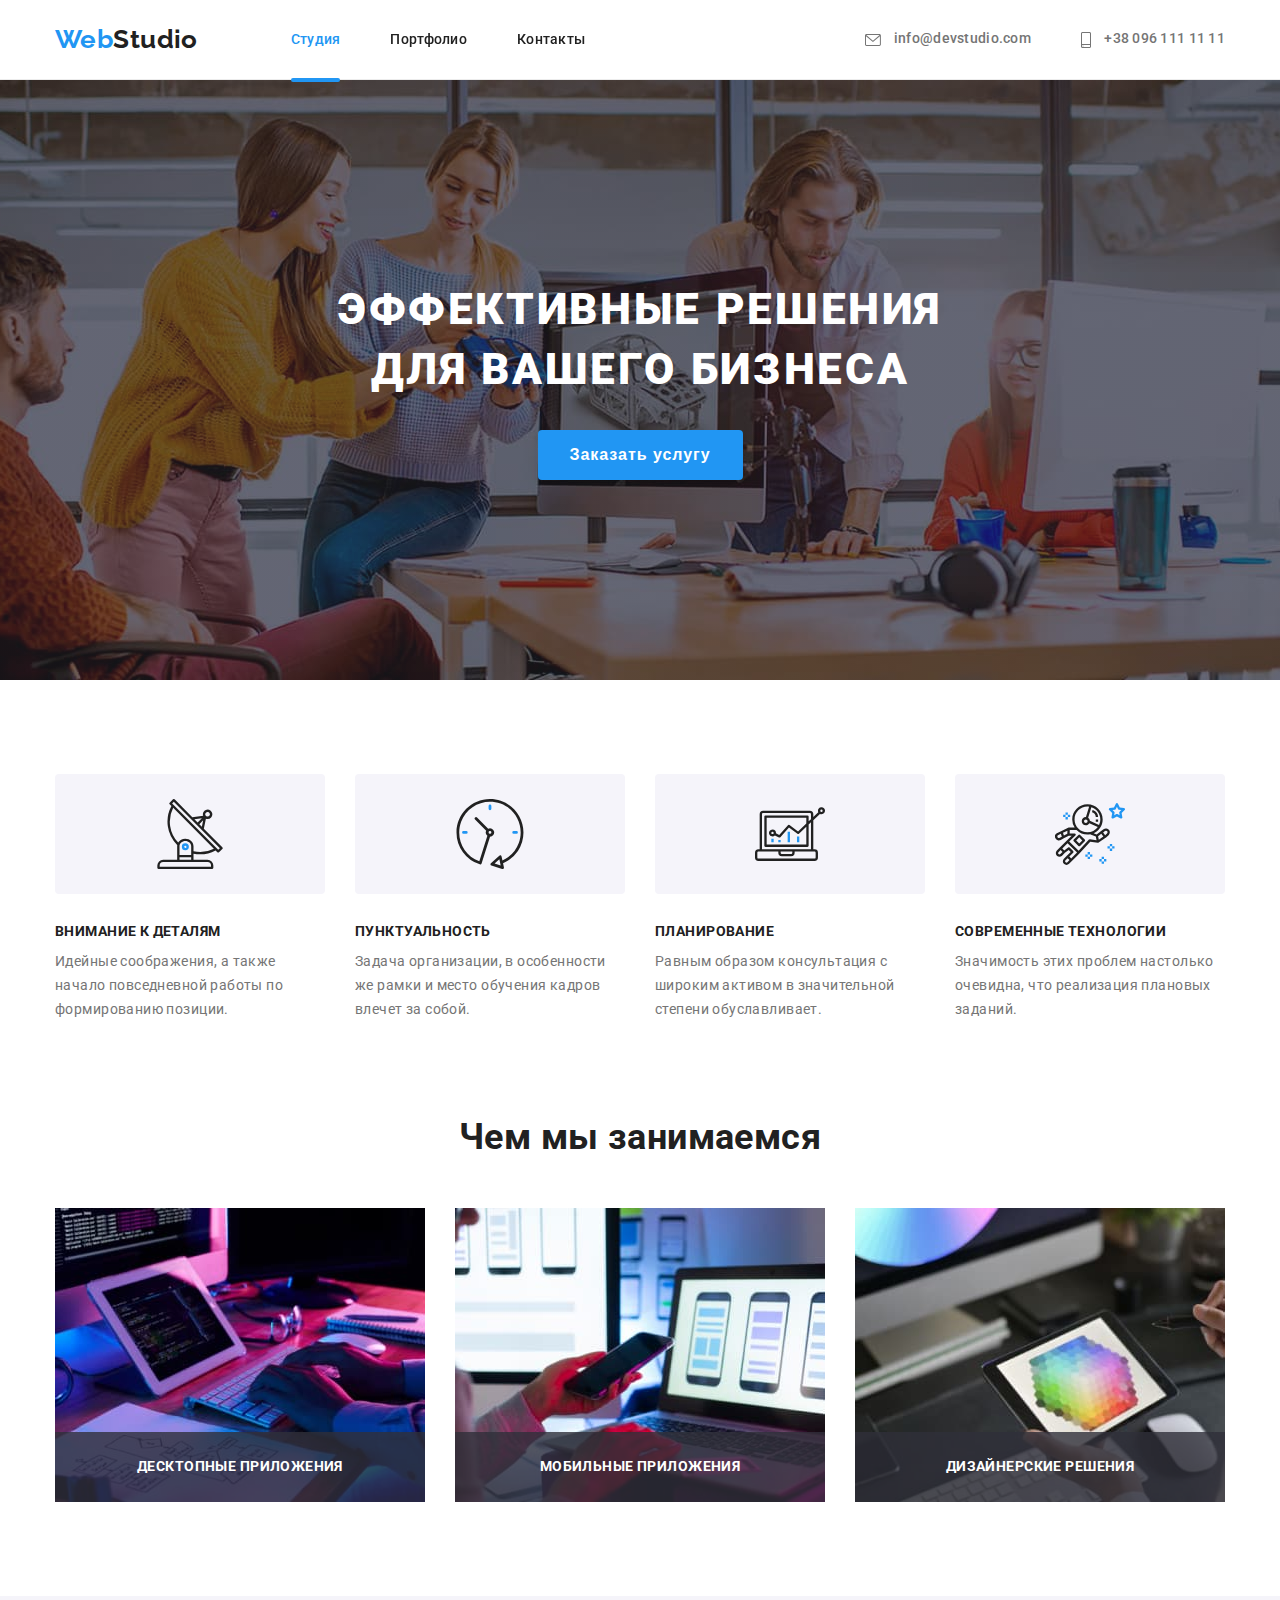
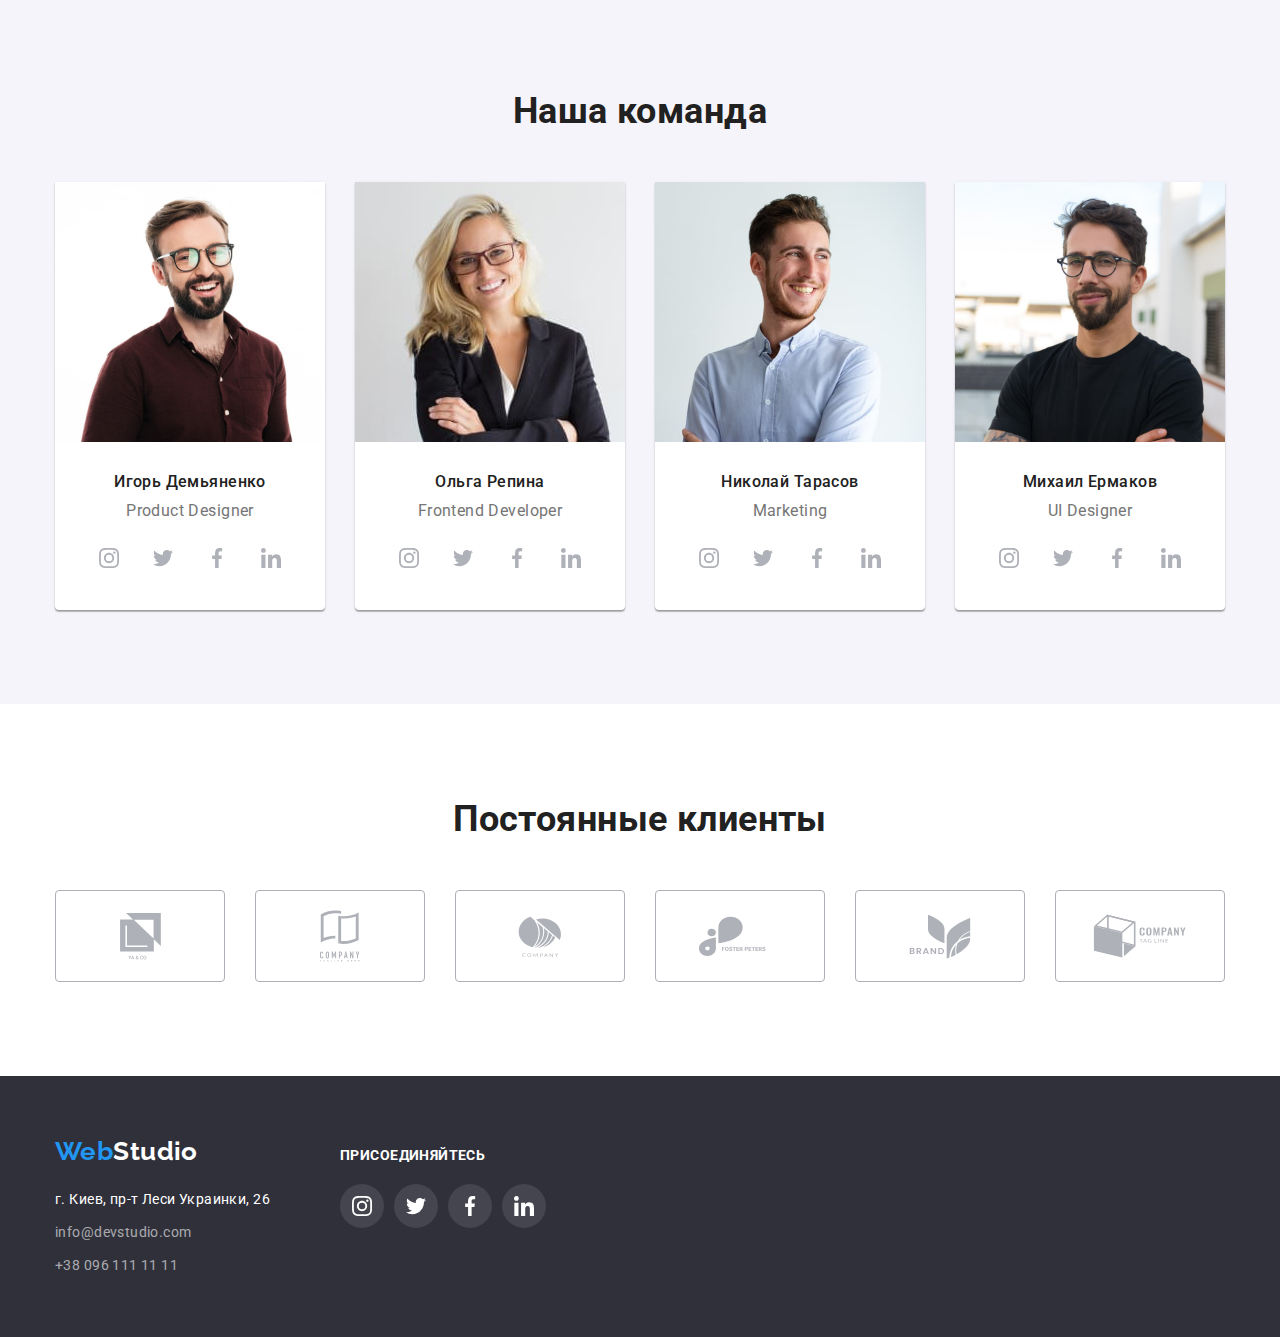
<file: index.html>
<!DOCTYPE html>
<html lang="ru">
  <head>
    <meta charset="UTF-8" />
    <meta http-equiv="X-UA-Compatible" content="IE=edge" />
    <meta name="viewport" content="width=device-width, initial-scale=1.0" />
    <title>Homework 5</title>
    <link rel="preconnect" href="https://fonts.gstatic.com" />
    <link
      href="https://fonts.googleapis.com/css2?family=Raleway:wght@700&family=Roboto:wght@400;500;700;900&display=swap"
      rel="stylesheet"
    />
    <link
      rel="stylesheet"
      href="https://cdnjs.cloudflare.com/ajax/libs/modern-normalize/1.0.0/modern-normalize.css"
      integrity="sha512-Zx6MlUMKSVJoQ+83OwhdILe8cSEsCzfqThJd7J/VA2UrK6Ctj85p+xzqfyuNXE5B1k25uUdmJ2OzItbBy9GHAQ=="
      crossorigin="anonymous"
    />
    <link rel="stylesheet" href="./css/styles.css" />
  </head>

  <body>
    <header class="header">
      <div class="container">
        <nav class="header-nav">
          <a lang="en" href="./index.html" class="link logo">
            <span class="blue-logo-part">Web</span>Studio
          </a>

          <ul class="site-nav list">
            <li class="item"><a href="" class="link current">Студия</a></li>
            <li class="item">
              <a href="./portfolio.html" class="link">Портфолио</a>
            </li>
            <li class="item"><a href="" class="link">Контакты</a></li>
          </ul>
        </nav>

        <ul class="address-nav list">
          <li class="item">
            <a lang="en" href="mailto:info@devstudio.com" class="link">
              <svg class="icon" width="16" height="12">
                <use href="./images/icons.svg#icon-envelope"></use>
              </svg>
              info@devstudio.com
            </a>
          </li>
          <li class="item">
            <a href="tel:+380961111111" class="link">
              <svg class="icon" width="10" height="16">
                <use href="./images/icons.svg#icon-smartphone"></use>
              </svg>
              +38 096 111 11 11</a
            >
          </li>
        </ul>
      </div>
    </header>

    <main>
      <section class="section hero">
        <div class="overlay">
          <div class="container">
            <h1 class="hero-title">
              Эффективные решения <br />
              для вашего бизнеса
            </h1>
            <button type="button" class="hero btn" data-modal-open>
              Заказать услугу
            </button>
          </div>
        </div>
      </section>

      <section class="section advantages">
        <div class="container">
          <h2 class="section-title visually-hidden">Наши преимущества</h2>
          <ul class="list">
            <li class="item">
              <div class="icon-wrapper">
                <svg class="icon" width="70" height="70">
                  <use href="./images/icons.svg#icon-antenna"></use>
                </svg>
              </div>
              <h3 class="item-title">Внимание к деталям</h3>
              <p class="item-content">
                Идейные соображения, а также начало повседневной работы по
                формированию позиции.
              </p>
            </li>
            <li class="item">
              <div class="icon-wrapper">
                <svg class="icon" width="70" height="70">
                  <use href="./images/icons.svg#icon-clock"></use>
                </svg>
              </div>
              <h3 class="item-title">Пунктуальность</h3>
              <p class="item-content">
                Задача организации, в особенности же рамки и место обучения
                кадров влечет за собой.
              </p>
            </li>
            <li class="item">
              <div class="icon-wrapper">
                <svg class="icon" width="70" height="70">
                  <use href="./images/icons.svg#icon-diagram"></use>
                </svg>
              </div>
              <h3 class="item-title">Планирование</h3>
              <p class="item-content">
                Равным образом консультация с широким активом в значительной
                степени обуславливает.
              </p>
            </li>
            <li class="item">
              <div class="icon-wrapper">
                <svg class="icon" width="70" height="70">
                  <use href="./images/icons.svg#icon-astronaut"></use>
                </svg>
              </div>
              <h3 class="item-title">Современные технологии</h3>
              <p class="item-content">
                Значимость этих проблем настолько очевидна, что реализация
                плановых заданий.
              </p>
            </li>
          </ul>
        </div>
      </section>

      <section class="section competence">
        <div class="container">
          <h2 class="section-title">Чем мы занимаемся</h2>
          <ul class="list">
            <li class="item">
              <img
                src="./images/image1.jpg"
                alt="Программист работающий за компьютером"
                width="370"
                height="294"
              />
              <div class="box">
                <h3 class="item-title">Десктопные приложения</h3>
              </div>
            </li>
            <li class="item">
              <img
                src="./images/image2.jpg"
                alt="Разработчик работающий над интерфейсом"
                width="370"
                height="294"
              />
              <div class="box">
                <h3 class="item-title">Мобильные приложения</h3>
              </div>
            </li>
            <li class="item">
              <img
                src="./images/image3.jpg"
                alt="Веб-дизайнер работающий с графическим планшетом"
                width="370"
                height="294"
              />
              <div class="box">
                <h3 class="item-title">Дизайнерские решения</h3>
              </div>
            </li>
          </ul>
        </div>
      </section>

      <section class="section team">
        <div class="container">
          <h2 class="section-title">Наша команда</h2>
          <ul class="list">
            <li class="item">
              <img
                class="item-image"
                src="./images/image4.jpg"
                alt="Игорь Демьяненко"
                width="270"
                height="260"
              />
              <div class="item-text-wrapper">
                <h3 class="item-title">Игорь Демьяненко</h3>
                <p lang="en" class="item-content">Product Designer</p>

                <ul class="socials-icon list">
                  <li class="icon-item">
                    <a
                      href=""
                      class="icon-wrapper link"
                      target="_blank"
                      rel="noopener noreferrer"
                      aria-label="Ссылка на Instagram"
                    >
                      <svg class="icon" width="20" height="20">
                        <use href="./images/icons.svg#icon-instagram"></use>
                      </svg>
                    </a>
                  </li>
                  <li class="icon-item">
                    <a
                      href=""
                      class="icon-wrapper link"
                      target="_blank"
                      rel="noopener noreferrer"
                      aria-label="Ссылка на Twitter"
                    >
                      <svg class="icon" width="20" height="20">
                        <use href="./images/icons.svg#icon-twitter"></use>
                      </svg>
                    </a>
                  </li>
                  <li class="icon-item">
                    <a
                      href=""
                      class="icon-wrapper link"
                      target="_blank"
                      rel="noopener noreferrer"
                      aria-label="Ссылка на Facebook"
                    >
                      <svg class="icon" width="20" height="20">
                        <use href="./images/icons.svg#icon-facebook"></use>
                      </svg>
                    </a>
                  </li>
                  <li class="icon-item">
                    <a
                      href=""
                      class="icon-wrapper link"
                      target="_blank"
                      rel="noopener noreferrer"
                      aria-label="Ссылка на LinkedIn"
                    >
                      <svg class="icon" width="20" height="20">
                        <use href="./images/icons.svg#icon-linkedin"></use>
                      </svg>
                    </a>
                  </li>
                </ul>
              </div>
            </li>
            <li class="item">
              <img
                class="item-image"
                src="./images/image5.jpg"
                alt="Ольга Репина"
                width="270"
                height="260"
              />
              <div class="item-text-wrapper">
                <h3 class="item-title">Ольга Репина</h3>
                <p class="item-content" lang="en">Frontend Developer</p>
                <ul class="socials-icon list">
                  <li class="icon-item">
                    <a
                      href=""
                      class="icon-wrapper link"
                      target="_blank"
                      rel="noopener noreferrer"
                      aria-label="Ссылка на Instagram"
                    >
                      <svg class="icon" width="20" height="20">
                        <use href="./images/icons.svg#icon-instagram"></use>
                      </svg>
                    </a>
                  </li>
                  <li class="icon-item">
                    <a
                      href=""
                      class="icon-wrapper link"
                      target="_blank"
                      rel="noopener noreferrer"
                      aria-label="Ссылка на Twitter"
                    >
                      <svg class="icon" width="20" height="20">
                        <use href="./images/icons.svg#icon-twitter"></use>
                      </svg>
                    </a>
                  </li>
                  <li class="icon-item">
                    <a
                      href=""
                      class="icon-wrapper link"
                      target="_blank"
                      rel="noopener noreferrer"
                      aria-label="Ссылка на Facebook"
                    >
                      <svg class="icon" width="20" height="20">
                        <use href="./images/icons.svg#icon-facebook"></use>
                      </svg>
                    </a>
                  </li>
                  <li class="icon-item">
                    <a
                      href=""
                      class="icon-wrapper link"
                      target="_blank"
                      rel="noopener noreferrer"
                      aria-label="Ссылка на LinkedIn"
                    >
                      <svg class="icon" width="20" height="20">
                        <use href="./images/icons.svg#icon-linkedin"></use>
                      </svg>
                    </a>
                  </li>
                </ul>
              </div>
            </li>
            <li class="item">
              <img
                class="item-image"
                src="./images/image6.jpg"
                alt="Николай Тарасов"
                width="270"
                height="260"
              />
              <div class="item-text-wrapper">
                <h3 class="item-title">Николай Тарасов</h3>
                <p class="item-content" lang="en">Marketing</p>
                <ul class="socials-icon list">
                  <li class="icon-item">
                    <a
                      href=""
                      class="icon-wrapper link"
                      target="_blank"
                      rel="noopener noreferrer"
                      aria-label="Ссылка на Instagram"
                    >
                      <svg class="icon" width="20" height="20">
                        <use href="./images/icons.svg#icon-instagram"></use>
                      </svg>
                    </a>
                  </li>
                  <li class="icon-item">
                    <a
                      href=""
                      class="icon-wrapper link"
                      target="_blank"
                      rel="noopener noreferrer"
                      aria-label="Ссылка на Twitter"
                    >
                      <svg class="icon" width="20" height="20">
                        <use href="./images/icons.svg#icon-twitter"></use>
                      </svg>
                    </a>
                  </li>
                  <li class="icon-item">
                    <a
                      href=""
                      class="icon-wrapper link"
                      target="_blank"
                      rel="noopener noreferrer"
                      aria-label="Ссылка на Facebook"
                    >
                      <svg class="icon" width="20" height="20">
                        <use href="./images/icons.svg#icon-facebook"></use>
                      </svg>
                    </a>
                  </li>
                  <li class="icon-item">
                    <a
                      href=""
                      class="icon-wrapper link"
                      target="_blank"
                      rel="noopener noreferrer"
                      aria-label="Ссылка на LinkedIn"
                    >
                      <svg class="icon" width="20" height="20">
                        <use href="./images/icons.svg#icon-linkedin"></use>
                      </svg>
                    </a>
                  </li>
                </ul>
              </div>
            </li>
            <li class="item">
              <img
                class="item-image"
                src="./images/image7.jpg"
                alt="Михаил Ермаков"
                width="270"
                height="260"
              />
              <div class="item-text-wrapper">
                <h3 class="item-title">Михаил Ермаков</h3>
                <p class="item-content" lang="en">UI Designer</p>
                <ul class="socials-icon list">
                  <li class="icon-item">
                    <a
                      href=""
                      class="icon-wrapper link"
                      target="_blank"
                      rel="noopener noreferrer"
                      aria-label="Ссылка на Instagram"
                    >
                      <svg class="icon" width="20" height="20">
                        <use href="./images/icons.svg#icon-instagram"></use>
                      </svg>
                    </a>
                  </li>
                  <li class="icon-item">
                    <a
                      href=""
                      class="icon-wrapper link"
                      target="_blank"
                      rel="noopener noreferrer"
                      aria-label="Ссылка на Twitter"
                    >
                      <svg class="icon" width="20" height="20">
                        <use href="./images/icons.svg#icon-twitter"></use>
                      </svg>
                    </a>
                  </li>
                  <li class="icon-item">
                    <a
                      href=""
                      class="icon-wrapper link"
                      target="_blank"
                      rel="noopener noreferrer"
                      aria-label="Ссылка на Facebook"
                    >
                      <svg class="icon" width="20" height="20">
                        <use href="./images/icons.svg#icon-facebook"></use>
                      </svg>
                    </a>
                  </li>
                  <li class="icon-item">
                    <a
                      href=""
                      class="icon-wrapper link"
                      target="_blank"
                      rel="noopener noreferrer"
                      aria-label="Ссылка на LinkedIn"
                    >
                      <svg class="icon" width="20" height="20">
                        <use href="./images/icons.svg#icon-linkedin"></use>
                      </svg>
                    </a>
                  </li>
                </ul>
              </div>
            </li>
          </ul>
        </div>
      </section>

      <section class="section clients">
        <div class="container">
          <h2 class="section-title">Постоянные клиенты</h2>
          <ul class="list">
            <li class="item">
              <a
                href="#"
                class="icon-wrapper link"
                target="_blank"
                rel="noopener noreferrer"
                aria-label="Ссылка на клиента №1"
              >
                <svg class="icon" width="41" height="46.7">
                  <use href="./images/icons.svg#icon-client1"></use>
                </svg>
              </a>
            </li>
            <li class="item">
              <a
                href="#"
                class="icon-wrapper link"
                target="_blank"
                rel="noopener noreferrer"
                aria-label="Ссылка на клиента №2"
              >
                <svg class="icon" width="40" height="52">
                  <use href="./images/icons.svg#icon-client2"></use>
                </svg>
              </a>
            </li>
            <li class="item">
              <a
                href="#"
                class="icon-wrapper link"
                target="_blank"
                rel="noopener noreferrer"
                aria-label="Ссылка на клиента №3"
              >
                <svg class="icon" width="43.46" height="41.18">
                  <use href="./images/icons.svg#icon-client3"></use>
                </svg>
              </a>
            </li>
            <li class="item">
              <a
                href="#"
                class="icon-wrapper link"
                target="_blank"
                rel="noopener noreferrer"
                aria-label="Ссылка на клиента №4"
              >
                <svg class="icon" width="84.44" height="40.62">
                  <use href="./images/icons.svg#icon-client4"></use>
                </svg>
              </a>
            </li>
            <li class="item">
              <a
                href="#"
                class="icon-wrapper link"
                target="_blank"
                rel="noopener noreferrer"
                aria-label="Ссылка на клиента №5"
              >
                <svg class="icon" width="62.54" height="45.43">
                  <use href="./images/icons.svg#icon-client5"></use>
                </svg>
              </a>
            </li>
            <li class="item">
              <a
                href="#"
                class="icon-wrapper link"
                target="_blank"
                rel="noopener noreferrer"
                aria-label="Ссылка на клиента №6"
              >
                <svg class="icon" width="93.79" height="43.93">
                  <use href="./images/icons.svg#icon-client6"></use>
                </svg>
              </a>
            </li>
          </ul>
        </div>
      </section>
    </main>

    <footer class="footer">
      <div class="container">
        <div class="first-wrapper">
          <a lang="en" href="./index.html" class="link logo"
            ><span class="blue-logo-part">Web</span>Studio</a
          >

          <address class="address-nav list">
            <p class="map address">г. Киев, пр-т Леси Украинки, 26</p>
            <a lang="en" href="mailto:info@devstudio.com" class="link"
              >info@devstudio.com</a
            >
            <a href="tel:+380961111111" class="link">+38 096 111 11 11</a>
          </address>
        </div>

        <div class="second-wrapper">
          <h3 class="item-title">присоединяйтесь</h3>
          <ul class="socials-icon list">
            <li class="icon-item">
              <a
                href=""
                class="icon-wrapper link"
                target="_blank"
                rel="noopener noreferrer"
                aria-label="Ссылка на Instagram"
              >
                <svg class="icon" width="20" height="20">
                  <use href="./images/icons.svg#icon-instagram"></use>
                </svg>
              </a>
            </li>
            <li class="icon-item">
              <a
                href=""
                class="icon-wrapper link"
                target="_blank"
                rel="noopener noreferrer"
                aria-label="Ссылка на Twitter"
              >
                <svg class="icon" width="20" height="20">
                  <use href="./images/icons.svg#icon-twitter"></use>
                </svg>
              </a>
            </li>
            <li class="icon-item">
              <a
                href=""
                class="icon-wrapper link"
                target="_blank"
                rel="noopener noreferrer"
                aria-label="Ссылка на Facebook"
              >
                <svg class="icon" width="20" height="20">
                  <use href="./images/icons.svg#icon-facebook"></use>
                </svg>
              </a>
            </li>
            <li class="icon-item">
              <a
                href=""
                class="icon-wrapper link"
                target="_blank"
                rel="noopener noreferrer"
                aria-label="Ссылка на LinkedIn"
              >
                <svg class="icon" width="20" height="20">
                  <use href="./images/icons.svg#icon-linkedin"></use>
                </svg>
              </a>
            </li>
          </ul>
        </div>
      </div>
    </footer>

    <div class="backdrop is-hidden" data-modal>
      <div class="modal">
        <button type="button" class="btn" data-modal-close>
          <svg class="icon" width="11" height="11">
            <use href="./images/icons.svg#icon-close"></use>
          </svg>
        </button>
      </div>
    </div>

    <script src="./js/modal.js" type="module"></script>
    <script src="./js/headerFixed.js" type="module"></script>
  </body>
</html>
</file>
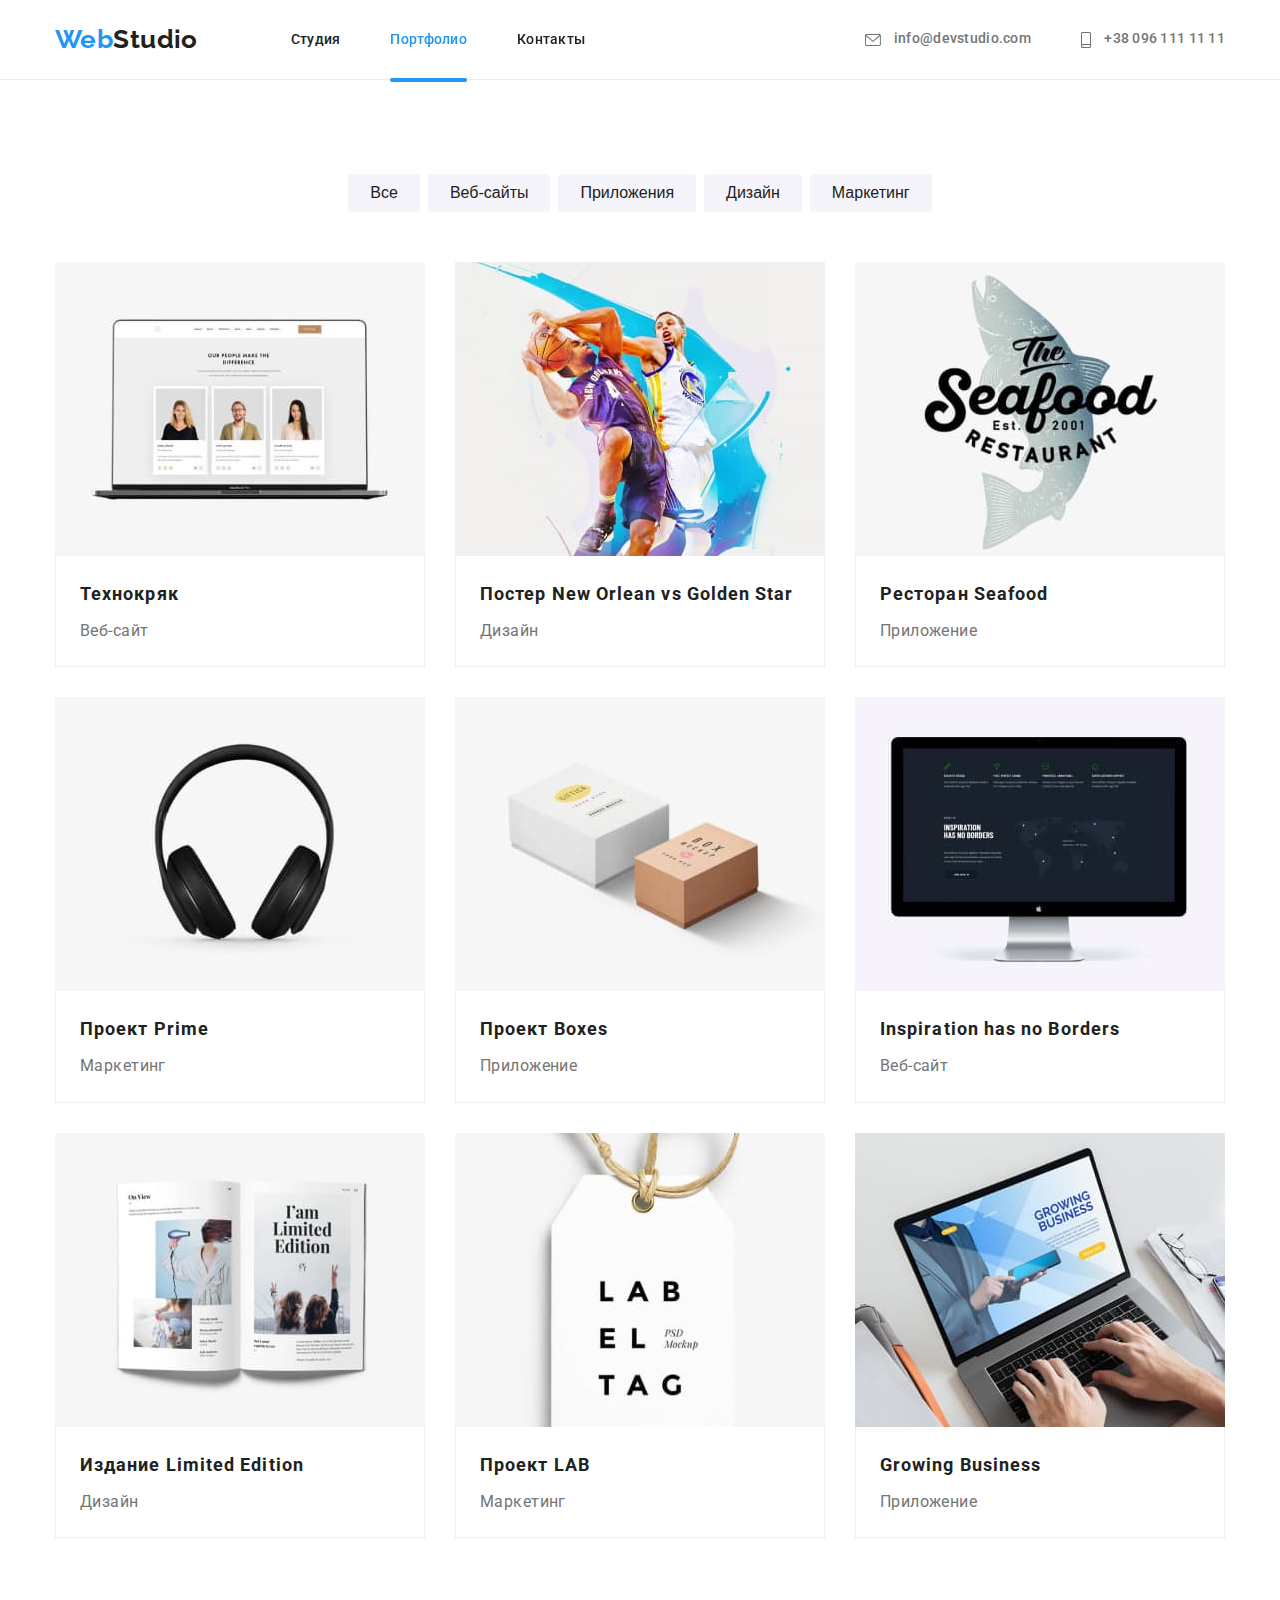
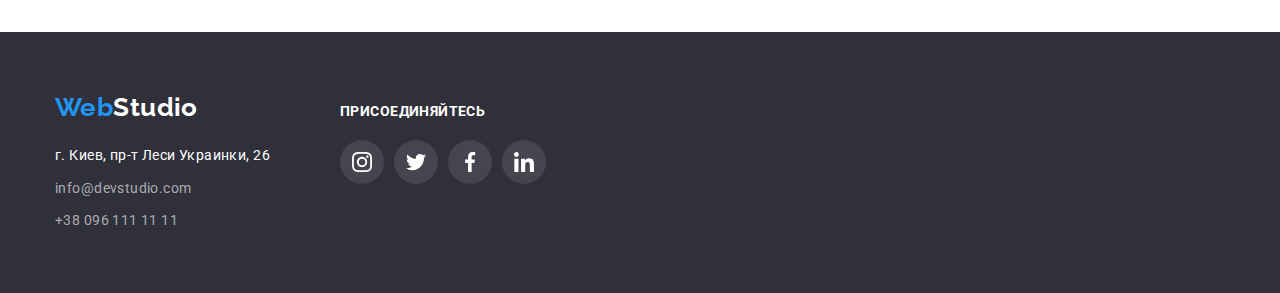
<file: portfolio.html>
<!DOCTYPE html>
<html lang="ru">
  <head>
    <meta charset="UTF-8" />
    <meta http-equiv="X-UA-Compatible" content="IE=edge" />
    <meta name="viewport" content="width=device-width, initial-scale=1.0" />
    <title>Homework 5</title>
    <link rel="preconnect" href="https://fonts.gstatic.com" />
    <link
      href="https://fonts.googleapis.com/css2?family=Raleway:wght@700&family=Roboto:wght@400;500;700;900&display=swap"
      rel="stylesheet"
    />
    <link
      rel="stylesheet"
      href="https://cdnjs.cloudflare.com/ajax/libs/modern-normalize/1.0.0/modern-normalize.css"
      integrity="sha512-Zx6MlUMKSVJoQ+83OwhdILe8cSEsCzfqThJd7J/VA2UrK6Ctj85p+xzqfyuNXE5B1k25uUdmJ2OzItbBy9GHAQ=="
      crossorigin="anonymous"
    />
    <link rel="stylesheet" href="./css/styles.css" />
  </head>
  <body>
    <header class="header">
      <div class="container">
        <nav class="header-nav">
          <a lang="en" href="./index.html" class="link logo">
            <span class="blue-logo-part">Web</span>Studio
          </a>

          <ul class="site-nav list">
            <li class="item"><a href="./index.html" class="link">Студия</a></li>
            <li class="item">
              <a href="" class="link current">Портфолио</a>
            </li>
            <li class="item"><a href="" class="link">Контакты</a></li>
          </ul>
        </nav>

        <ul class="address-nav list">
          <li class="item">
            <a lang="en" href="mailto:info@devstudio.com" class="link">
              <svg class="icon" width="16" height="12">
                <use href="./images/icons.svg#icon-envelope"></use>
              </svg>
              info@devstudio.com
            </a>
          </li>
          <li class="item">
            <a href="tel:+380961111111" class="link">
              <svg class="icon" width="10" height="16">
                <use href="./images/icons.svg#icon-smartphone"></use>
              </svg>
              +38 096 111 11 11</a
            >
          </li>
        </ul>
      </div>
    </header>

    <main>
      <section class="section filter">
        <div class="container">
          <h2 class="section-title visually-hidden">Наши работы</h2>
          <ul class="tab-nav list">
            <li class="item">
              <button type="button" class="filter btn">Все</button>
            </li>
            <li class="item">
              <button type="button" class="filter btn">Веб-сайты</button>
            </li>
            <li class="item">
              <button type="button" class="filter btn">Приложения</button>
            </li>
            <li class="item">
              <button type="button" class="filter btn">Дизайн</button>
            </li>
            <li class="item">
              <button type="button" class="filter btn">Маркетинг</button>
            </li>
          </ul>

          <ul class="page-nav list">
            <li class="item">
              <div class="image-thumb"> 
              <a href="" class="link">
                <img
                  src="./images/image8.jpg"
                  alt="Открытый ноутбук"
                  width="370"
                  height="294"
                />
                <div class="image-overlay">
                  <p class="overlay-content">Технокряк это современная площадка распространения коронавируса. Компании используют эту платформу для цифрового шпионажа и атак на защищённые сервера конкурентов.</p>
                </div>
              </div>
                <div class="half-border">
                  <h3 class="item-title">Технокряк</h3>
                  <p class="item-content">Веб-сайт</p>
                </div>
              </a>
            </li>
            <li class="item">
              <div class="image-thumb"> 
              <a href="" class="link">
                <img
                  src="./images/image9.jpg"
                  alt="Постер команд"
                  width="370"
                  height="294"
                />
                <div class="image-overlay">
                  <p class="overlay-content">Технокряк это современная площадка распространения коронавируса. Компании используют эту платформу для цифрового шпионажа и атак на защищённые сервера конкурентов.</p>
                </div>
              </div>
                <div class="half-border">
                  <h3 class="item-title">Постер New Orlean vs Golden Star</h3>
                  <p class="item-content">Дизайн</p>
                </div>
              </a>
            </li>
            <li class="item">
              <div class="image-thumb"> 
              <a href="" class="link">
                <img
                  src="./images/image10.jpg"
                  alt="Логотип ресторана"
                  width="370"
                  height="294"
                />
                <div class="image-overlay">
                  <p class="overlay-content">Технокряк это современная площадка распространения коронавируса. Компании используют эту платформу для цифрового шпионажа и атак на защищённые сервера конкурентов.</p>
                </div>
              </div>
                <div class="half-border">
                  <h3 class="item-title">Ресторан Seafood</h3>
                  <p class="item-content">Приложение</p>
                </div>
              </a>
            </li>
            <li class="item">
              <div class="image-thumb"> 
              <a href="" class="link">
                <img
                  src="./images/image11.jpg"
                  alt="Наушники"
                  width="370"
                  height="294"
                />
                <div class="image-overlay">
                  <p class="overlay-content">Технокряк это современная площадка распространения коронавируса. Компании используют эту платформу для цифрового шпионажа и атак на защищённые сервера конкурентов.</p>
                </div>
              </div>
                <div class="half-border">
                  <h3 class="item-title">Проект Prime</h3>
                  <p class="item-content">Маркетинг</p>
                </div>
              </a>
            </li>
            <li class="item">
              <div class="image-thumb"> 
              <a href="" class="link">
                <img
                  src="./images/image12.jpg"
                  alt="Коробки"
                  width="370"
                  height="294"
                />
                <div class="image-overlay">
                  <p class="overlay-content">Технокряк это современная площадка распространения коронавируса. Компании используют эту платформу для цифрового шпионажа и атак на защищённые сервера конкурентов.</p>
                </div>
              </div>
                <div class="half-border">
                  <h3 class="item-title">Проект Boxes</h3>
                  <p class="item-content">Приложение</p>
                </div>
              </a>
            </li>
            <li class="item">
              <div class="image-thumb"> 
              <a href="" class="link">
                <img
                  src="./images/image13.jpg"
                  alt="Компьютер"
                  width="370"
                  height="294"
                />
                <div class="image-overlay">
                  <p class="overlay-content">Технокряк это современная площадка распространения коронавируса. Компании используют эту платформу для цифрового шпионажа и атак на защищённые сервера конкурентов.</p>
                </div>
              </div>
                <div class="half-border">
                  <h3 class="item-title">Inspiration has no Borders</h3>
                  <p class="item-content">Веб-сайт</p>
                </div>
              </a>
            </li>
            <li class="item">
              <div class="image-thumb"> 
              <a href="" class="link">
                <img
                  src="./images/image14.jpg"
                  alt="Книга"
                  width="370"
                  height="294"
                />
                <div class="image-overlay">
                  <p class="overlay-content">Технокряк это современная площадка распространения коронавируса. Компании используют эту платформу для цифрового шпионажа и атак на защищённые сервера конкурентов.</p>
                </div>
              </div>
                <div class="half-border">
                  <h3 class="item-title">Издание Limited Edition</h3>
                  <p class="item-content">Дизайн</p>
                </div>
              </a>
            </li>
            <li class="item">
              <div class="image-thumb"> 
              <a href="" class="link">
                <img
                  src="./images/image15.jpg"
                  alt="Бирка"
                  width="370"
                  height="294"
                />
                <div class="image-overlay">
                  <p class="overlay-content">Технокряк это современная площадка распространения коронавируса. Компании используют эту платформу для цифрового шпионажа и атак на защищённые сервера конкурентов.</p>
                </div>
              </div>
                <div class="half-border">
                  <h3 class="item-title">Проект LAB</h3>
                  <p class="item-content">Маркетинг</p>
                </div>
              </a>
            </li>
            <li class="item">
              <div class="image-thumb"> 
              <a href="" class="link">
                <img
                  src="./images/image16.jpg"
                  alt="Ноутбук"
                  width="370"
                  height="294"
                />
                <div class="image-overlay">
                  <p class="overlay-content">Технокряк это современная площадка распространения коронавируса. Компании используют эту платформу для цифрового шпионажа и атак на защищённые сервера конкурентов.</p>
                </div>
              </div>
                <div class="half-border">
                  <h3 class="item-title">Growing Business</h3>
                  <p class="item-content">Приложение</p>
                </div>
              </a>
            </li>
          </ul>
        </div>
      </section>
    </main>

    <footer class="footer">
      <div class="container">
        <div class="first-wrapper">
          <a lang="en" href="./index.html" class="link logo"
            ><span class="blue-logo-part">Web</span>Studio</a
          >

          <address class="address-nav list">
            <p class="map address">г. Киев, пр-т Леси Украинки, 26</p>
            <a lang="en" href="mailto:info@devstudio.com" class="link"
              >info@devstudio.com</a
            >
            <a href="tel:+380961111111" class="link">+38 096 111 11 11</a>
          </address>
        </div>

        <div class="second-wrapper">
          <h3 class="item-title">присоединяйтесь</h3>
          <ul class="socials-icon list">
            <li class="icon-item">
              <a
                href=""
                class="icon-wrapper link"
                target="_blank"
                rel="noopener noreferrer"
                aria-label="Ссылка на Instagram"
              >
                <svg class="icon" width="20" height="20">
                  <use href="./images/icons.svg#icon-instagram"></use>
                </svg>
              </a>
            </li>
            <li class="icon-item">
              <a
                href=""
                class="icon-wrapper link"
                target="_blank"
                rel="noopener noreferrer"
                aria-label="Ссылка на Twitter"
              >
                <svg class="icon" width="20" height="20">
                  <use href="./images/icons.svg#icon-twitter"></use>
                </svg>
              </a>
            </li>
            <li class="icon-item">
              <a
                href=""
                class="icon-wrapper link"
                target="_blank"
                rel="noopener noreferrer"
                aria-label="Ссылка на Facebook"
              >
                <svg class="icon" width="20" height="20">
                  <use href="./images/icons.svg#icon-facebook"></use>
                </svg>
              </a>
            </li>
            <li class="icon-item">
              <a
                href=""
                class="icon-wrapper link"
                target="_blank"
                rel="noopener noreferrer"
                aria-label="Ссылка на LinkedIn"
              >
                <svg class="icon" width="20" height="20">
                  <use href="./images/icons.svg#icon-linkedin"></use>
                </svg>
              </a>
            </li>
          </ul>
        </div>
      </div>
    </footer>

    <script src="./js/headerFixed.js" type="module"></script>
  </body>
</html>
</file>
<file: css/styles.css>
:root {
  --main-text-color: #757575;
  --title-color: #212121;
  --accent-color: #2196f3;
  --secondary-text-color: #ffffff;
  --footer-address-color: rgba(255, 255, 255, 0.6);

  --bg-color: #ffffff;
  --second-bg-color: #f5f4fa;
  --dark-bg-color: #2f303a;

  --btn-shadow: 0px 4px 4px rgba(0, 0, 0, 0.15);

  --main-font: "Roboto", sans-serif;
  --secondary-font: "Raleway", sans-serif;

  --icon-color: #afb1b8;
  --transition-duration: 250ms;
  --cubic-bezier: cubic-bezier(0.4, 0, 0.2, 1);
}

html {
  box-sizing: border-box;
}

*,
*::before,
*::after {
  box-sizing: inherit;
}

body {
  color: var(--main-text-color);
  background-color: var(--bg-color);

  font-family: var(--main-font);
  font-weight: 400;
  font-size: 14px;
  line-height: 1.7;
  letter-spacing: 0.03em;
  margin: 0;
}

h1,
h2,
h3,
p {
  margin-top: 0;
  margin-bottom: 0;
}

img {
  display: block;
  max-width: 100%;
  height: auto;
}

.container {
  width: 1200px;
  padding-right: 15px;
  padding-left: 15px;
  margin-right: auto;
  margin-left: auto;
}

.section.team {
  background-color: var(--second-bg-color);
}

.link {
  color: inherit;
  text-decoration: none;
}

.link:hover,
.link:focus {
  color: var(--accent-color);
}

.list {
  list-style: none;
  margin: 0;
  padding: 0;
}

.btn {
  cursor: pointer;
  border-radius: 4px;
  border: none;
  outline: none;
}

.icon {
  fill: currentColor;
  vertical-align: middle;
}

.header {
  position: fixed;
  z-index: 15;
  top: 0;
  left: 0;
  width: 100%;
  min-height: 80px;
  border-bottom: 1px solid #ececec;
  padding-top: 24px;
  padding-bottom: 24px;
  background-color: var(--bg-color);
}

.header .container {
  display: flex;
  align-items: center;
}

.header-nav {
  display: flex;
  align-items: center;
}

.site-nav {
  display: flex;
}

.header .address-nav {
  font-weight: 500;
  font-size: 14px;
  line-height: 1.14;
  letter-spacing: 0.02em;
  display: flex;
  margin-left: auto;
}

.site-nav .item:not(:first-child),
.header .address-nav .item:not(:first-child) {
  margin-left: 50px;
}

.header .address-nav .icon {
  margin-right: 10px;
}

.logo {
  color: var(--title-color);
  font-family: var(--secondary-font);
  font-weight: 700;
  font-size: 26px;
  line-height: 1.2;
  margin-right: 93px;
  transition: color var(--transition-duration) var(--cubic-bezier);
}

.logo:hover,
.logo:focus {
  color: var(--accent-color);
}

.blue-logo-part {
  color: var(--accent-color);
  transition: color var(--transition-duration) var(--cubic-bezier);
}

.logo:hover .blue-logo-part,
.logo:focus .blue-logo-part {
  color: var(--title-color);
}

.site-nav .link {
  color: var(--title-color);
  font-weight: 500;
  line-height: 1.14;
  letter-spacing: 0.02em;
  transition: color var(--transition-duration) var(--cubic-bezier);
}

.site-nav .link:hover,
.site-nav .link:focus {
  color: var(--accent-color);
}

.site-nav .link.current {
  color: var(--accent-color);
  padding-bottom: 32px;
}

.site-nav .item {
  position: relative;
}

.site-nav .link.current::after {
  content: "";
  display: block;
  position: absolute;
  background-color: var(--accent-color);
  height: 4px;
  width: 100%;
  border-radius: 2px;
  top: 210%;
}

.section {
  padding-top: 94px;
  padding-bottom: 94px;
}

.section.advantages {
  padding-bottom: 0;
}

.section.hero {
  padding-top: 0;
  padding-bottom: 0;
  background-color: var(--dark-bg-color);
  text-align: center;
}

.hero > .overlay {
  max-width: 1600px;
  height: 600px;
  padding-top: 200px;
  padding-bottom: 200px;
  margin-right: auto;
  margin-left: auto;
  background-image: linear-gradient(
      rgba(47, 48, 58, 0.4),
      rgba(47, 48, 58, 0.4)
    ),
    url("../images/hero-image.jpg");
  background-repeat: no-repeat;
  background-position: center;
  background-size: cover;
}

.hero-title {
  color: var(--secondary-text-color);
  font-weight: 900;
  font-size: 44px;
  line-height: 1.36;
  letter-spacing: 0.06em;
  text-transform: uppercase;
}

.hero .btn {
  color: var(--secondary-text-color);
  background-color: var(--accent-color);
  font-weight: 700;
  font-size: 16px;
  line-height: 1.9;
  letter-spacing: 0.06em;
  padding: 10px 32px;
  margin-top: 30px;
  box-shadow: var(--btn-shadow);
  transition: color var(--transition-duration) var(--cubic-bezier),
    background-color var(--transition-duration) var(--cubic-bezier);
}

.hero .btn:hover,
.hero .btn:focus {
  color: var(--title-color);
  background-color: var(--second-bg-color);
}

.section-title {
  color: var(--title-color);
  font-weight: 700;
  font-size: 36px;
  line-height: 1.17;
  text-align: center;
}

.item-title {
  color: var(--title-color);
}

.item-content {
  color: var(--main-text-color);
}

.advantages .list {
  display: flex;
  justify-content: space-between;
}

.advantages .item:not(:first-child) {
  margin-left: 30px;
}

.advantages .item {
  flex-basis: calc((100% - 3 * 30px) / 4);
}

.advantages .item-content {
  margin-top: 10px;
}

.advantages .item-title {
  font-weight: 700;
  line-height: 1.14;
  text-transform: uppercase;
  font-size: 14px;
  margin-top: 30px;
}

.advantages .icon-wrapper {
  width: 270px;
  height: 120px;
  background-color: var(--second-bg-color);
  border-radius: 4px;
  display: flex;
  align-items: center;
  justify-content: center;
}

.competence .list {
  display: flex;
  justify-content: space-between;
  margin-top: 50px;
}

.competence .item {
  position: relative;
}

.competence .box {
  position: absolute;
  bottom: 0;
  left: 0;
  display: flex;
  justify-content: center;
  align-items: center;
  width: 100%;
  height: 70px;
  background-color: rgba(47, 48, 58, 0.8);
  z-index: 2;
}

.competence .item-title {
  font-weight: 700;
  font-size: 14px;
  line-height: 1.14;
  text-align: center;
  letter-spacing: 0.03em;
  text-transform: uppercase;
  color: var(--secondary-text-color);
}

.team .list {
  display: flex;
  justify-content: space-between;
  margin-top: 50px;
}

.team .item {
  background: var(--bg-color);
  box-shadow: 0px 1px 3px rgba(0, 0, 0, 0.12), 0px 1px 1px rgba(0, 0, 0, 0.14),
    0px 2px 1px rgba(0, 0, 0, 0.2);
  border-radius: 0px 0px 4px 4px;
  overflow: hidden;
}

.team .item-title {
  font-weight: 500;
}

.team .item-content {
  margin-top: 10px;
}

.team .item-title,
.team .item-content {
  font-size: 16px;
  line-height: 1.2;
  text-align: center;
}

.team .item-text-wrapper {
  padding-top: 30px;
  padding-bottom: 30px;
}

.team .socials-icon.list {
  display: flex;
  justify-content: center;
  align-items: center;
  margin-top: 16px;
}

.team .icon-wrapper,
.footer .icon-wrapper {
  display: flex;
  justify-content: center;
  align-items: center;
  width: 44px;
  height: 44px;
  border-radius: 50%;
}

.team .icon-wrapper {
  background-color: var(--bg-color);
  color: var(--icon-color);
  transition: color var(--transition-duration) var(--cubic-bezier),
    background-color var(--transition-duration) var(--cubic-bezier);
}

.team .icon-wrapper:hover,
.team .icon-wrapper:focus {
  background-color: var(--accent-color);
  color: var(--bg-color);
}

.team .icon-item:not(:first-child) {
  margin-left: 10px;
}

.clients .list {
  display: flex;
  justify-content: space-between;
  margin-top: 50px;
}

.clients .icon-wrapper {
  width: 170px;
  height: 92px;
  display: flex;
  justify-content: center;
  align-items: center;
  border: 1px solid var(--icon-color);
  border-radius: 4px;
  color: var(--icon-color);
  transition: color var(--transition-duration) var(--cubic-bezier),
    border var(--transition-duration) var(--cubic-bezier);
}

.clients .icon-wrapper:hover,
.clients .icon-wrapper:focus {
  color: var(--accent-color);
  border: 1px solid var(--accent-color);
}

.clients .item:not(:first-child) {
  margin-left: 30px;
}

.filter .btn {
  color: var(--title-color);
  background-color: var(--second-bg-color);
  font-weight: 500;
  font-size: 16px;
  line-height: 1.6;
  text-align: center;
  padding: 6px 22px;
  transition: color var(--transition-duration) var(--cubic-bezier),
    background-color var(--transition-duration) var(--cubic-bezier),
    box-shadow var(--transition-duration) var(--cubic-bezier);
}

.filter .btn:hover,
.filter .btn:focus {
  color: var(--secondary-text-color);
  background-color: var(--accent-color);
  box-shadow: var(--btn-shadow);
}

.tab-nav {
  display: flex;
  justify-content: center;
  margin-bottom: 50px;
}

.tab-nav .item:not(:first-child) {
  margin-left: 8px;
}

.page-nav {
  display: flex;
  flex-wrap: wrap;
  margin-left: -30px;
  margin-top: -30px;
}

.page-nav .item {
  flex-basis: calc((100% - 3 * 30px) / 3);
  margin-left: 30px;
  margin-top: 30px;
  transition: box-shadow var(--transition-duration) var(--cubic-bezier);
}

.page-nav .item:hover {
  box-shadow: 0px 1px 1px rgba(0, 0, 0, 0.12), 0px 4px 4px rgba(0, 0, 0, 0.06),
    1px 4px 6px rgba(0, 0, 0, 0.16);
}

.page-nav .image-thumb {
  position: relative;
  overflow: hidden;
}
.page-nav .image-overlay {
  position: absolute;
  width: 100%;
  height: 100%;
  bottom: 0;
  left: 0;
  background-color: rgba(33, 150, 243, 0.9);
  padding: 63px 24px;
  opacity: 0;
  transform: translateY(100%);
  transition: opacity var(--transition-duration) var(--cubic-bezier),
    transform var(--transition-duration) var(--cubic-bezier);
}

.page-nav .overlay-content {
  font-size: 18px;
  line-height: 1.56;
  letter-spacing: 0.03em;
  color: var(--secondary-text-color);
}

.page-nav .item:hover .image-overlay {
  opacity: 1;
  transform: translateY(0);
}

.half-border {
  padding: 20px 24px;
  background: var(--bg-color);
  border-right: 1px solid #eeeeee;
  border-left: 1px solid #eeeeee;
  border-bottom: 1px solid #eeeeee;
}

.page-nav .item-title {
  font-weight: 700;
  font-size: 18px;
  line-height: 2;
  letter-spacing: 0.06em;
}

.page-nav .item-content {
  font-size: 16px;
  line-height: 1.9;
  margin-top: 4px;
}

.footer {
  background-color: var(--dark-bg-color);
  padding-top: 60px;
  padding-bottom: 60px;
}

.footer .container {
  display: flex;
}

.footer .address-nav {
  color: var(--footer-address-color);
  font-style: normal;
  display: flex;
  flex-direction: column;
  align-items: flex-start;
  margin-top: 20px;
}

.footer .address-nav .link {
  margin-top: 9px;
}

.address-nav .link {
  transition: color var(--transition-duration) var(--cubic-bezier);
}

.address-nav .link:hover,
.address-nav .link:focus {
  color: var(--accent-color);
}

.footer .address.map {
  color: var(--secondary-text-color);
}

.footer .logo {
  color: var(--secondary-text-color);
  margin-right: 0;
  transition: color var(--transition-duration) var(--cubic-bezier);
}

.footer .logo:hover,
.footer .logo:focus {
  color: var(--accent-color);
}

.footer .logo .blue-logo-part {
  transition: color var(--transition-duration) var(--cubic-bezier);
}

.footer .logo:hover .blue-logo-part,
.footer .logo:focus .blue-logo-part {
  color: var(--secondary-text-color);
}

.footer .second-wrapper {
  display: flex;
  flex-direction: column;
  margin-left: 70px;
}
.footer .item-title {
  font-weight: 700;
  line-height: 1.14;
  text-transform: uppercase;
  font-size: 14px;
  color: var(--secondary-text-color);
  padding-top: 12px;
}

.footer .socials-icon.list {
  display: flex;
  margin-top: 20px;
}

.footer .icon-wrapper {
  background-color: rgba(255, 255, 255, 0.1);
  color: var(--bg-color);
  transition: color var(--transition-duration) var(--cubic-bezier),
    background-color var(--transition-duration) var(--cubic-bezier);
}

.footer .icon-wrapper:hover,
.footer .icon-wrapper:focus {
  background-color: var(--accent-color);
  color: var(--bg-color);
}

.footer .icon-item:not(:first-child) {
  margin-left: 10px;
}

.backdrop {
  position: fixed;
  z-index: 99;
  top: 0;
  left: 0;
  width: 100%;
  height: 100%;
  background-color: rgba(0, 0, 0, 0.2);
  opacity: 1;
  visibility: visible;
  transition: opacity var(--transition-duration) var(--cubic-bezier),
    visibility var(--transition-duration) var(--cubic-bezier);
}

.backdrop.is-hidden {
  opacity: 0;
  visibility: hidden;
  pointer-events: none;
}

.backdrop.is-hidden .modal {
  transform: translate(-50%, -50%) scale(0.8);
}

.modal {
  position: absolute;
  top: 50%;
  left: 50%;
  min-width: 528px;
  min-height: 581px;
  background: var(--bg-color);
  box-shadow: 0px 1px 3px rgba(0, 0, 0, 0.12), 0px 1px 1px rgba(0, 0, 0, 0.14),
    0px 2px 1px rgba(0, 0, 0, 0.2);
  border-radius: 4px;
  transform: translate(-50%, -50%) scale(1);
  transition: transform var(--transition-duration) var(--cubic-bezier);
}

.modal .btn {
  position: absolute;
  right: 8px;
  top: 8px;
  display: flex;
  justify-content: center;
  align-items: center;
  width: 30px;
  height: 30px;
  border-radius: 50%;
  color: #000000;
  background-color: var(--bg-color);
  border: 1px solid rgba(0, 0, 0, 0.1);
  transition: color var(--transition-duration) var(--cubic-bezier);
}

.modal .btn:hover,
.modal .btn:focus {
  color: var(--accent-color);
}

.visually-hidden {
  position: absolute !important;
  clip: rect(1px, 1px, 1px, 1px);
  padding: 0 !important;
  border: 0 !important;
  height: 1px !important;
  width: 1px !important;
  overflow: hidden;
}
</file>
